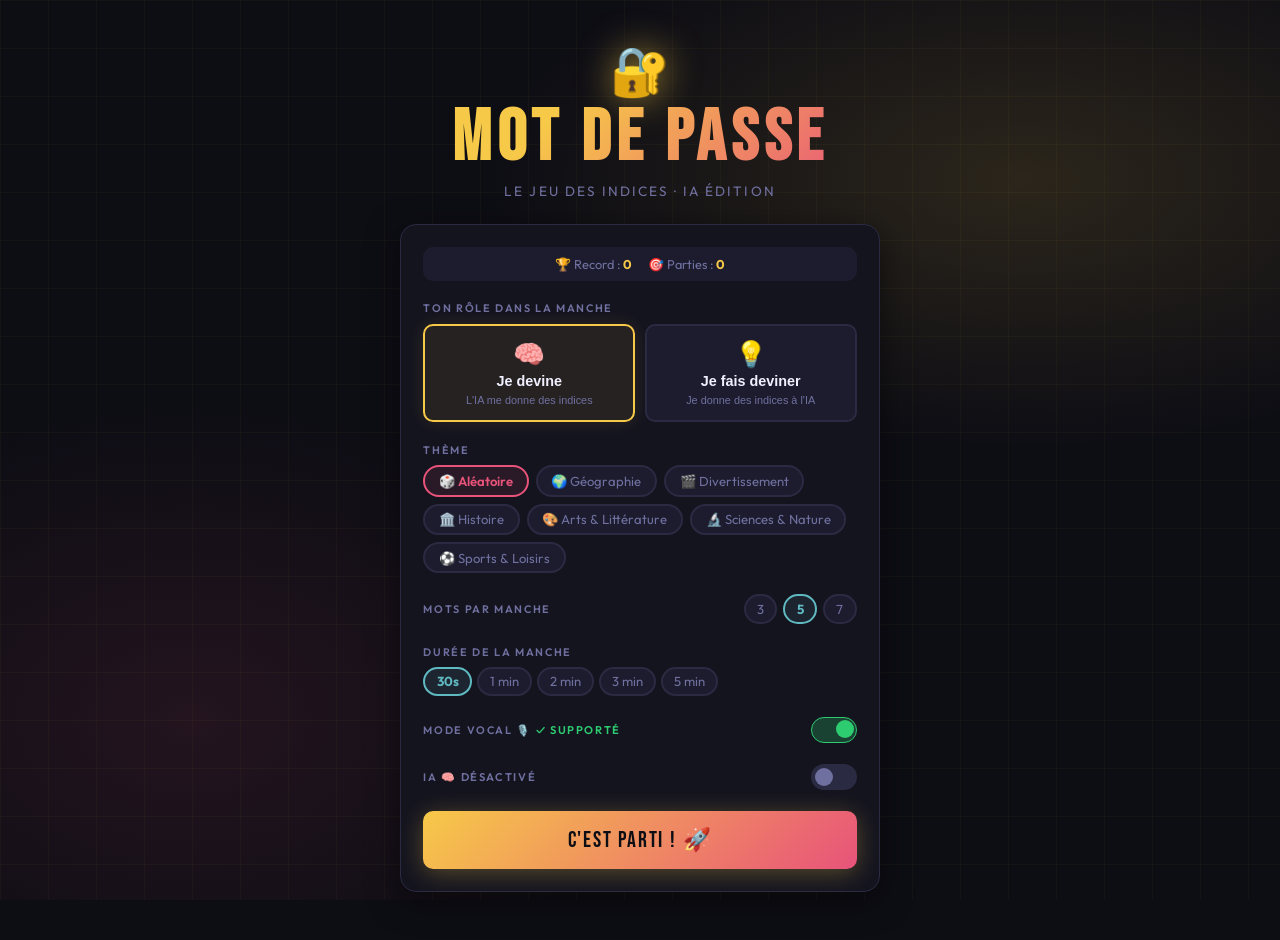
<file: index.html>
<!DOCTYPE html>
<html lang="fr">
<head>
  <meta charset="UTF-8" />
  <meta name="viewport" content="width=device-width, initial-scale=1.0" />
  <title>Mot de Passe — Défie l'IA !</title>
  
  <!-- PWA Meta Tags -->
  <meta name="description" content="Jeu d'association d'idées avec IA (Mistral). Le moteur d'indices heuristique reste 100% local et jouable hors-ligne ; l'IA nécessite une connexion internet." />
  <meta name="theme-color" content="#2563eb" />
  <meta name="apple-mobile-web-app-capable" content="yes" />
  <meta name="apple-mobile-web-app-status-bar-style" content="black-translucent" />
  <meta name="apple-mobile-web-app-title" content="Mot de Passe" />

  <!-- Manifest PWA -->
  <link rel="manifest" href="manifest.json" />

  <!-- Icons -->
  <link rel="icon" type="image/png" sizes="192x192" href="icon-192.png" />
  <link rel="icon" type="image/png" sizes="512x512" href="icon-512.png" />
  <link rel="apple-touch-icon" href="icon-192.png" />

  <link rel="stylesheet" href="style.css" />
  <link href="https://fonts.googleapis.com/css2?family=Bebas+Neue&family=Outfit:wght@300;400;500;600;700&display=swap" rel="stylesheet" />
</head>
<body>

<!-- ══════════════════════════════════ ÉCRAN ACCUEIL ══ -->
<div id="screen-home" class="screen active">
  <div class="home-bg"></div>
  <div class="home-content">

    <div class="logo-wrap">
      <div class="logo-badge">🔐</div>
      <h1 class="logo-title">MOT DE PASSE</h1>
      <p class="logo-sub">Le jeu des indices · IA édition</p>
    </div>

    <div class="setup-card">

      <!-- Scores persistants -->
      <div class="score-banner">
        <span>🏆 Record : <strong id="best-score">0</strong></span>
        <span>🎯 Parties : <strong id="total-games">0</strong></span>
      </div>

      <!-- Rôle -->
      <div class="setup-section">
        <label class="setup-label">Ton rôle dans la manche</label>
        <div class="role-toggle">
          <button class="role-btn active" data-role="guesser" id="btn-guesser">
            <span class="role-icon">🧠</span>
            <span class="role-name">Je devine</span>
            <span class="role-desc">L'IA me donne des indices</span>
          </button>
          <button class="role-btn" data-role="hinter" id="btn-hinter">
            <span class="role-icon">💡</span>
            <span class="role-name">Je fais deviner</span>
            <span class="role-desc">Je donne des indices à l'IA</span>
          </button>
        </div>
      </div>

      <!-- Thème -->
      <div class="setup-section">
        <label class="setup-label">Thème</label>
        <div class="theme-grid" id="theme-grid"></div>
      </div>

      <!-- Mots par manche -->
      <div class="setup-section setup-row">
        <label class="setup-label">Mots par manche</label>
        <div class="timer-options">
          <button class="timer-btn" data-words="3">3</button>
          <button class="timer-btn active" data-words="5">5</button>
          <button class="timer-btn" data-words="7">7</button>
        </div>
      </div>

      <!-- Durée de la manche -->
      <div class="setup-section setup-row">
        <label class="setup-label">Durée de la manche</label>
        <div class="timer-options" style="flex-wrap:wrap;gap:.3rem;">
          <button class="timer-btn active" data-duration="30">30s</button>
          <button class="timer-btn" data-duration="60">1 min</button>
          <button class="timer-btn" data-duration="120">2 min</button>
          <button class="timer-btn" data-duration="180">3 min</button>
          <button class="timer-btn" data-duration="300">5 min</button>
        </div>
      </div>

      <!-- Mode vocal -->
      <div class="setup-section setup-row">
        <label class="setup-label">Mode vocal 🎙️ <span class="voice-badge" id="voice-support-badge"></span></label>
        <label class="toggle-switch">
          <input type="checkbox" id="voice-toggle" />
          <span class="toggle-slider"></span>
        </label>
      </div>

      <!-- IA Mistral (optionnelle, via proxy — nécessite internet) -->
      <div class="setup-section setup-row">
        <label class="setup-label">IA 🧠 <span class="ai-badge" id="ai-status">Désactivé</span></label>
        <label class="toggle-switch">
          <input type="checkbox" id="ai-toggle" />
          <span class="toggle-slider"></span>
        </label>
      </div>

      <button class="btn-start" id="btn-start">C'est parti ! 🚀</button>
    </div>
  </div>
</div>

<!-- ══════════════════════════════════ ÉCRAN JEU ══ -->
<div id="screen-game" class="screen">

  <!-- Header -->
  <header class="game-header">
    <button class="btn-icon" id="btn-home" title="Accueil">🏠</button>
    <div class="header-center">
      <div class="header-theme" id="header-theme"></div>
      <div class="header-score">
        <span id="manche-label">Manche 1</span> ·
        Score : <strong id="live-score">0</strong>
        <span class="streak" id="streak-badge"></span>
      </div>
    </div>
    <button class="btn-icon" id="btn-swap" title="Inverser les rôles">🔄</button>
  </header>

  <!-- Barre de progression des mots -->
  <div class="word-progress" id="word-progress">
    <!-- pastilles générées par JS -->
  </div>

  <!-- Chrono MANCHE (30s fixe) -->
  <div class="timer-bar-wrap" id="timer-bar-wrap">
    <div class="timer-bar" id="timer-bar"></div>
    <span class="timer-text" id="timer-text">30</span>
  </div>

  <!-- Zone principale -->
  <main class="game-main">

    <!-- Mot secret courant -->
    <div class="secret-card" id="secret-card">
      <div class="secret-meta" id="secret-meta"></div>
      <div class="secret-word" id="secret-word">???</div>
      <div class="secret-hint" id="secret-role-hint"></div>
    </div>

    <!-- File d'attente : mots restants / passés -->
    <div class="queue-bar" id="queue-bar"></div>

    <!-- Historique indices du MOT COURANT -->
    <div class="history-wrap">
      <div class="history" id="history"></div>
    </div>

    <!-- ─── MODE GUESSER : l'IA donne l'indice, je devine ─── -->
    <div class="input-zone" id="zone-guesser">
      <div class="ia-bubble" id="ia-clue-display">
        <span class="ia-avatar">🤖</span>
        <span id="ia-clue-text">En attente d'indice…</span>
      </div>
      <div class="input-row">
        <!-- type="search" et pas "text" : Chrome Android affiche sa barre
             d'autofill (clé / carte / épingle) au-dessus du clavier pour les
             champs texte ordinaires, en ignorant autocomplete="off". Les
             champs de recherche n'étant pas candidats au remplissage, la
             barre ne s'affiche pas. Le style natif (croix de effacement,
             apparence) est neutralisé dans style.css. -->
        <input type="search" id="input-guess" class="game-input" placeholder="Ta réponse…" autocomplete="off" autocorrect="off" autocapitalize="off" spellcheck="false" enterkeyhint="send" />
        <button class="btn-submit" id="btn-guess" title="Valider">✓</button>
        <button class="btn-mic" id="btn-mic-guess" title="Parler" style="display:none">🎙️</button>
      </div>
      <div class="action-row">
        <button class="btn-secondary" id="btn-next-clue">Indice suivant 🔮</button>
        <button class="btn-pass" id="btn-pass-guesser">Passer ⏭</button>
      </div>
    </div>

    <!-- ─── MODE HINTER : je donne l'indice, l'IA devine ─── -->
    <div class="input-zone hidden" id="zone-hinter">
      <p class="zone-instruction">Donne un <strong>seul mot-indice</strong> à l'IA !</p>
      <div class="ia-guess-panel" id="ia-guess-panel">
        <div class="ia-guess-label">🤖 L'IA propose :</div>
        <div class="ia-guess-word" id="ia-guess-word">—</div>
        <div class="ia-guess-temp" id="ia-guess-temp"></div>
      </div>
      <div class="input-row">
        <input type="search" id="input-hint" class="game-input" placeholder="Ton indice (1 mot)…" autocomplete="off" autocorrect="off" autocapitalize="off" spellcheck="false" enterkeyhint="send" />
        <button class="btn-submit" id="btn-hint" title="Envoyer">→</button>
        <button class="btn-mic" id="btn-mic-hint" title="Parler" style="display:none">🎙️</button>
      </div>
      <div class="action-row">
        <button class="btn-pass" id="btn-pass-hinter">Passer ⏭</button>
      </div>
    </div>

  </main>
</div>

<!-- ══════════════════════════════════ ÉCRAN FIN DE MANCHE ══ -->
<div id="screen-result" class="screen">
  <div class="result-content">
    <div class="result-emoji" id="result-emoji">🎉</div>
    <h2 class="result-title" id="result-title">Manche terminée !</h2>
    <p class="result-subtitle" id="result-subtitle"></p>

    <!-- Récap mots -->
    <div class="result-words" id="result-words"></div>

    <div class="result-stats">
      <div class="stat-pill">Score total <strong id="res-score">0</strong></div>
      <div class="stat-pill">Trouvés <strong id="res-found">0</strong>/5</div>
      <div class="stat-pill">Série <strong id="res-streak">0</strong> 🔥</div>
    </div>
    <div class="result-actions">
      <button class="btn-primary" id="btn-next-manche">Manche suivante ▶</button>
      <button class="btn-ghost" id="btn-home-result">Menu 🏠</button>
    </div>
  </div>
</div>

<!-- Toast global -->
<div id="toast"></div>

<!-- Pas d'overlay vocal -->

<script src="script.js"></script>
<script src="script_llama.js"></script>

<!-- Service Worker pour PWA (mode offline) -->
<script>
if ('serviceWorker' in navigator) {
  window.addEventListener('load', () => {
    navigator.serviceWorker.register('sw.js')
      .then(reg => console.log('✅ Service Worker enregistré, scope:', reg.scope))
      .catch(err => console.log('❌ Service Worker échoué:', err));
  });
}
</script>
</body>
</html>
</file>
<file: style.css>
/* ═══════════════════════════════════════════════════════════════
   MOT DE PASSE v2 — Styles
   ═══════════════════════════════════════════════════════════════ */

:root {
  --bg:        #0d0d14;
  --bg2:       #14141f;
  --bg3:       #1c1c2e;
  --border:    #2a2a42;
  --text:      #f0f0ff;
  --muted:     #7070a0;
  --accent:    #f7c948;
  --accent2:   #e8537a;
  --hot:       #ff6b35;
  --warm:      #f7c948;
  --tepid:     #60b8c0;
  --cold:      #4a8fd4;
  --frozen:    #9b59b6;
  --success:   #2ecc71;
  --pass:      #e8537a;
  --radius:    16px;
  --radius-sm: 10px;
  --shadow:    0 8px 32px rgba(0,0,0,.5);
  --font-title:'Bebas Neue', sans-serif;
  --font-body: 'Outfit', sans-serif;
  --t: .2s cubic-bezier(.4,0,.2,1);
}

*, *::before, *::after { box-sizing: border-box; margin: 0; padding: 0; }
html { font-size: 16px; }
body {
  font-family: var(--font-body);
  background: var(--bg); color: var(--text);
  min-height: 100dvh; overflow-x: hidden;
  -webkit-font-smoothing: antialiased;
}

/* ── Screens ── */
/* --app-h est mis à jour en JS (script.js, syncViewportHeight) avec la
   hauteur RÉELLEMENT visible : contrairement à 100dvh, elle tient
   compte du clavier mobile. 100dvh reste le repli si JS n'a pas
   encore tourné. */
.screen { display: none; min-height: var(--app-h, 100dvh); flex-direction: column; }
.screen.active { display: flex; }

/* L'écran de jeu, lui, est borné à la hauteur visible : la zone
   centrale défile si besoin au lieu de pousser la saisie hors écran. */
#screen-game.screen { height: var(--app-h, 100dvh); min-height: 0; overflow: hidden; }

/* ══════════════════════════════════════ HOME ══ */
.home-bg {
  position: fixed; inset: 0; z-index: 0;
  background:
    radial-gradient(ellipse 70% 50% at 80% 20%, rgba(247,201,72,.13) 0%, transparent 60%),
    radial-gradient(ellipse 60% 60% at 15% 80%, rgba(232,83,122,.10) 0%, transparent 60%),
    var(--bg);
}
.home-bg::after {
  content:''; position:absolute; inset:0;
  background-image: linear-gradient(rgba(247,201,72,.035) 1px, transparent 1px),
                    linear-gradient(90deg, rgba(247,201,72,.035) 1px, transparent 1px);
  background-size: 48px 48px;
  animation: grid-drift 20s linear infinite;
}
@keyframes grid-drift { to { background-position: 48px 48px; } }

.home-content {
  position: relative; z-index: 1;
  max-width: 520px; width: 100%;
  margin: 0 auto; padding: 1.5rem 1.25rem 3rem;
  display: flex; flex-direction: column; gap: 1.5rem;
}

/* Logo */
.logo-wrap { text-align: center; padding-top: 1rem; }
.logo-badge {
  font-size: 3rem; display: inline-block;
  animation: float 3s ease-in-out infinite;
  filter: drop-shadow(0 0 18px rgba(247,201,72,.6));
}
@keyframes float {
  0%,100% { transform: translateY(0); }
  50%      { transform: translateY(-10px); }
}
.logo-title {
  font-family: var(--font-title);
  font-size: clamp(2.8rem, 10vw, 4.5rem);
  letter-spacing: .08em; line-height: 1;
  background: linear-gradient(135deg, var(--accent) 30%, var(--accent2));
  -webkit-background-clip: text; background-clip: text;
  -webkit-text-fill-color: transparent;
  margin-top: .2rem;
}
.logo-sub { color: var(--muted); font-size: .85rem; letter-spacing: .15em; text-transform: uppercase; margin-top: .4rem; }

/* Setup card */
.setup-card {
  background: var(--bg2); border: 1px solid var(--border);
  border-radius: var(--radius); padding: 1.4rem;
  display: flex; flex-direction: column; gap: 1.3rem;
  box-shadow: var(--shadow);
}
.score-banner {
  display: flex; gap: 1rem; justify-content: center; flex-wrap: wrap;
  font-size: .8rem; color: var(--muted);
  background: var(--bg3); border-radius: var(--radius-sm);
  padding: .55rem 1rem;
}
.score-banner strong { color: var(--accent); }

.setup-label {
  display: block; font-size: .68rem; letter-spacing: .15em;
  text-transform: uppercase; color: var(--muted); margin-bottom: .55rem; font-weight: 600;
}
.voice-badge { font-size: .7rem; color: var(--success); }
/* Neutre par défaut : ne devient vert que quand JS confirme l'IA active
   (voir script_llama.js) — évite d'afficher "Désactivé" en vert. */
.ai-badge { font-size: .7rem; color: var(--muted); }

/* Role toggle */
.role-toggle { display: flex; gap: .6rem; flex-wrap: wrap; }
.role-btn {
  flex: 1; min-width: 130px; background: var(--bg3);
  border: 2px solid var(--border); border-radius: var(--radius-sm);
  padding: .8rem .7rem; display: flex; flex-direction: column;
  align-items: center; gap: .25rem; cursor: pointer; color: var(--muted);
  transition: var(--t);
}
.role-btn .role-icon { font-size: 1.6rem; }
.role-btn .role-name { font-weight: 700; font-size: .9rem; color: var(--text); }
.role-btn .role-desc { font-size: .68rem; text-align: center; line-height: 1.3; }
.role-btn:hover { border-color: var(--accent); }
.role-btn.active { border-color: var(--accent); background: rgba(247,201,72,.08); box-shadow: 0 0 18px rgba(247,201,72,.12); }

/* Theme grid */
.theme-grid { display: flex; flex-wrap: wrap; gap: .45rem; }
.theme-btn {
  background: var(--bg3); border: 2px solid var(--border);
  border-radius: 50px; padding: .35rem .85rem;
  font-size: .82rem; font-family: var(--font-body);
  color: var(--muted); cursor: pointer; transition: var(--t);
}
.theme-btn:hover { border-color: var(--accent2); color: var(--text); }
.theme-btn.active { border-color: var(--accent2); background: rgba(232,83,122,.1); color: var(--accent2); font-weight: 600; }
.theme-btn[data-theme="🎲 Aléatoire"].active {
  border-color: var(--accent2);
  background: rgba(232,83,122,.1);
  color: var(--accent2);
  font-weight: 600;
}

/* Setup row */
.setup-row { display: flex; align-items: center; justify-content: space-between; flex-wrap: wrap; gap: .5rem; }
.setup-row .setup-label { margin-bottom: 0; }

/* Timer / word count options */
.timer-options { display: flex; gap: .4rem; }
.timer-btn {
  background: var(--bg3); border: 2px solid var(--border);
  border-radius: 50px; padding: .3rem .7rem;
  font-size: .82rem; font-family: var(--font-body);
  color: var(--muted); cursor: pointer; transition: var(--t);
}
.timer-btn:hover { border-color: var(--tepid); color: var(--text); }
.timer-btn.active { border-color: var(--tepid); background: rgba(96,184,192,.1); color: var(--tepid); font-weight: 700; }

/* Toggle switch */
.toggle-switch { position: relative; display: inline-block; width: 46px; height: 26px; }
.toggle-switch input { opacity: 0; width: 0; height: 0; }
.toggle-slider {
  position: absolute; inset: 0; background: var(--border);
  border-radius: 26px; cursor: pointer; transition: var(--t);
}
.toggle-slider::before {
  content: ''; position: absolute; height: 18px; width: 18px;
  left: 4px; bottom: 4px; background: var(--muted);
  border-radius: 50%; transition: var(--t);
}
.toggle-switch input:checked + .toggle-slider { background: rgba(46,204,113,.25); border: 1px solid var(--success); }
.toggle-switch input:checked + .toggle-slider::before { transform: translateX(20px); background: var(--success); }

/* Start button */
.btn-start {
  width: 100%; background: linear-gradient(135deg, var(--accent), var(--accent2));
  border: none; border-radius: var(--radius-sm);
  padding: .95rem 2rem; font-family: var(--font-title);
  font-size: 1.4rem; letter-spacing: .08em; color: #0d0d14; cursor: pointer;
  transition: var(--t); box-shadow: 0 4px 24px rgba(247,201,72,.3);
}
.btn-start:hover { transform: translateY(-2px); box-shadow: 0 8px 32px rgba(247,201,72,.45); }

/* ══════════════════════════════════════ GAME ══ */
#screen-game { background: var(--bg); }

.game-header {
  display: flex; align-items: center; justify-content: space-between;
  padding: .65rem 1rem; background: var(--bg2);
  border-bottom: 1px solid var(--border);
  position: sticky; top: 0; z-index: 10;
}
.header-center { text-align: center; flex: 1; }
.header-theme { font-size: .7rem; text-transform: uppercase; letter-spacing: .12em; color: var(--muted); }
.header-score { font-size: .9rem; font-weight: 600; color: var(--text); margin-top: .05rem; }
.header-score strong { color: var(--accent); }
.streak { display: inline-block; margin-left: .3rem; font-size: .82rem; }

.btn-icon {
  background: var(--bg3); border: 1px solid var(--border);
  border-radius: var(--radius-sm); width: 36px; height: 36px;
  cursor: pointer; font-size: 1rem; display: flex; align-items: center; justify-content: center;
  transition: var(--t);
}
.btn-icon:hover { border-color: var(--accent); background: rgba(247,201,72,.08); }

/* Word progress dots */
.word-progress {
  display: flex; justify-content: center; gap: .5rem;
  padding: .6rem 1rem; background: var(--bg2);
  border-bottom: 1px solid var(--border);
}
.word-dot {
  width: 28px; height: 28px; border-radius: 50%;
  border: 2px solid var(--border); background: var(--bg3);
  display: flex; align-items: center; justify-content: center;
  font-size: .65rem; font-weight: 700; color: var(--muted);
  transition: var(--t);
}
.word-dot.active   { border-color: var(--accent); color: var(--accent); background: rgba(247,201,72,.12); box-shadow: 0 0 10px rgba(247,201,72,.25); }
.word-dot.found    { border-color: var(--success); background: rgba(46,204,113,.15); color: var(--success); }
.word-dot.passed   { border-color: var(--pass); background: rgba(232,83,122,.1); color: var(--pass); }
.word-dot.skipped  { border-color: var(--muted); background: transparent; color: var(--muted); opacity: .4; }

/* Timer bar */
.timer-bar-wrap {
  position: relative; height: 8px; background: var(--border);
  display: flex; align-items: center;
}
.timer-bar {
  height: 100%; background: var(--accent);
  transition: width 1s linear, background .5s;
  width: 100%;
}
.timer-bar.warning { background: var(--hot); animation: pulse-bar .6s ease-in-out infinite alternate; }
@keyframes pulse-bar { to { opacity: .6; } }
.timer-text {
  position: absolute; right: 8px; top: -20px;
  font-size: .75rem; font-weight: 700; color: var(--accent);
}
.timer-text.warning { color: var(--hot); }

/* Game main */
.game-main {
  flex: 1; min-height: 0; overflow-y: auto;
  max-width: 540px; width: 100%;
  margin: 0 auto; padding: .7rem 1rem .8rem;
  display: flex; flex-direction: column; gap: .5rem;
}

/* Secret card */
.secret-card {
  background: var(--bg2); border: 1px solid var(--border);
  border-radius: var(--radius); padding: .5rem .9rem;
  text-align: center; position: relative; overflow: hidden;
}
.secret-card::before {
  content:''; position:absolute; inset:0;
  background: radial-gradient(circle at 50% 0%, rgba(247,201,72,.08), transparent 70%);
  pointer-events: none;
}
.secret-meta { font-size: .6rem; text-transform: uppercase; letter-spacing: .12em; color: var(--muted); margin-bottom: .1rem; }
.secret-word {
  font-family: var(--font-title);
  font-size: clamp(1.6rem, 5.5vw, 2.4rem); letter-spacing: .06em;
  color: var(--accent); transition: filter .4s; line-height: 1.1;
}
.secret-word.blurred { filter: blur(12px); user-select: none; }
.secret-hint { font-size: .7rem; color: var(--muted); margin-top: .1rem; }

/* Queue bar (mots passés en attente) */
.queue-bar {
  display: flex; gap: .4rem; flex-wrap: wrap;
}
/* Vide (aucun mot passé), elle ne doit pas réserver d'espace : c'est
   elle qui creusait le gros trou entre le mot secret et les indices. */
.queue-bar:empty { display: none; }
.queue-chip {
  background: rgba(232,83,122,.1);
  border: 1px solid rgba(232,83,122,.3);
  border-radius: 50px; padding: .2rem .7rem;
  font-size: .72rem; font-weight: 600; color: var(--accent2);
  display: flex; align-items: center; gap: .3rem;
  animation: slide-in .2s ease;
  cursor: pointer;
}
.queue-chip:hover { background: rgba(232,83,122,.2); }

/* History */
/* L'historique absorbe toute la hauteur restante (flex:1) au lieu de
   plafonner à 180px : sinon, sur un grand écran, tout le contenu se
   tassait en haut et il restait un vide de plus de 400px SOUS les
   boutons. Maintenant la zone de saisie se cale en bas de l'écran et
   la liste d'indices occupe l'espace entre les deux (elle défile
   quand les indices s'accumulent). */
.history-wrap { flex: 1 1 auto; min-height: 0; overflow-y: auto; display: flex; flex-direction: column; gap: .35rem; scrollbar-width: thin; scrollbar-color: var(--border) transparent; }

/* ── Clavier mobile ouvert : on compacte tout pour que l'indice en
   cours, la saisie et les boutons restent visibles à l'écran. ── */
body.keyboard-open .word-progress { display: none; }
body.keyboard-open .secret-card { padding: .35rem .7rem .45rem; }
/* line-height généreux : la police titre (Bebas Neue) déborde de sa
   boîte quand l'interligne est trop serré, et la carte étant en
   overflow:hidden, le bas des lettres se faisait couper. */
body.keyboard-open .secret-word { font-size: 1.4rem; line-height: 1.35; }
body.keyboard-open .secret-hint { display: none; }
/* Le toast est ancré à 5rem du bas : clavier ouvert, il recouvrait le
   champ de saisie. On le repasse en haut de l'écran. */
body.keyboard-open #toast { bottom: auto; top: .6rem; }
/* Clavier ouvert, l'historique est déjà borné par flex:1 dans un
   conteneur à hauteur fixe : il se réduit tout seul, sans plafond. */
body.keyboard-open .ia-bubble { padding: .5rem .8rem; min-height: 0; }
body.keyboard-open .game-main { gap: .4rem; padding-top: .4rem; }
/* Les indices se calent EN BAS de la zone, juste au-dessus de la bulle
   de l'IA, et remontent au fur et à mesure qu'ils s'accumulent — comme
   une conversation. Sans ça, l'espace libre se retrouvait sous le
   dernier indice, ce qui faisait un grand trou au milieu de l'écran.
   margin-top:auto plutôt que justify-content:flex-end : ce dernier
   rend les premiers éléments inaccessibles quand la liste déborde. */
.history { margin-top: auto; display: flex; flex-direction: column; gap: .35rem; }

.history-wrap::-webkit-scrollbar { width: 3px; }
.history-wrap::-webkit-scrollbar-thumb { background: var(--border); border-radius: 4px; }

.history-item {
  display: flex; align-items: center; gap: .6rem;
  background: var(--bg2); border: 1px solid var(--border);
  border-radius: var(--radius-sm); padding: .5rem .8rem;
  font-size: .84rem; animation: slide-in .22s ease;
}
@keyframes slide-in {
  from { opacity:0; transform: translateX(-8px); }
  to   { opacity:1; transform: translateX(0); }
}
.clue-tag { font-weight: 700; min-width: 36px; font-size: .68rem; text-transform: uppercase; letter-spacing: .08em; color: var(--muted); }
.clue-word { flex: 1; font-weight: 600; }
.temp-badge { padding: .15rem .5rem; border-radius: 50px; font-size: .68rem; font-weight: 700; letter-spacing: .06em; white-space: nowrap; }
.temp-BRULANT { background:rgba(255,107,53,.15); color:var(--hot);    border:1px solid rgba(255,107,53,.3); }
.temp-CHAUD   { background:rgba(247,201,72,.12); color:var(--warm);   border:1px solid rgba(247,201,72,.25); }
.temp-TIEDE   { background:rgba(96,184,192,.12); color:var(--tepid);  border:1px solid rgba(96,184,192,.25); }
.temp-FROID   { background:rgba(74,143,212,.12); color:var(--cold);   border:1px solid rgba(74,143,212,.25); }
.temp-GLACIAL { background:rgba(155,89,182,.12); color:var(--frozen); border:1px solid rgba(155,89,182,.25); }
.temp-GAGNE   { background:rgba(46,204,113,.15); color:var(--success);border:1px solid rgba(46,204,113,.3); }

/* Input zones */
.input-zone { display: flex; flex-direction: column; gap: .6rem; }
.input-zone.hidden { display: none; }

/* IA bubble (mode guesser) */
.ia-bubble {
  display: flex; align-items: flex-start; gap: .7rem;
  background: var(--bg3); border: 1px solid var(--border);
  border-radius: var(--radius-sm); padding: .8rem 1rem;
  font-size: .92rem; min-height: 52px;
}
.ia-avatar { font-size: 1.3rem; flex-shrink: 0; }
#ia-clue-text { flex: 1; line-height: 1.5; }
.ia-clue-word { color: var(--accent); font-weight: 700; font-size: 1.3em; }

/* IA guess panel (mode hinter) */
.ia-guess-panel {
  background: var(--bg3); border: 1px solid var(--border);
  border-radius: var(--radius-sm); padding: .8rem 1rem;
  display: flex; flex-direction: column; align-items: center; gap: .25rem;
  text-align: center;
}
.ia-guess-label { font-size: .65rem; text-transform: uppercase; letter-spacing: .12em; color: var(--muted); }
.ia-guess-word {
  font-family: var(--font-title); font-size: 2rem; letter-spacing: .06em;
  color: var(--tepid); min-height: 2.4rem;
  transition: var(--t);
}
.ia-guess-word.found { color: var(--success); }
.ia-guess-temp { font-size: .78rem; font-weight: 600; color: var(--muted); min-height: 1rem; }

.zone-instruction { font-size: .82rem; color: var(--muted); text-align: center; }

.input-row { display: flex; gap: .4rem; }
/* Les champs sont en type="search" (voir index.html) uniquement pour
   échapper à la barre d'autofill de Chrome Android. Il faut donc
   neutraliser tout le style natif des champs de recherche pour qu'ils
   restent identiques à avant : pas de coins arrondis imposés, pas de
   croix d'effacement, pas de loupe. */
.game-input {
  flex: 1; background: var(--bg3); border: 2px solid var(--border);
  border-radius: var(--radius-sm); padding: .7rem .9rem;
  font-family: var(--font-body); font-size: .95rem; color: var(--text);
  outline: none; transition: var(--t);
  -webkit-appearance: none; appearance: none;
}
.game-input::-webkit-search-cancel-button,
.game-input::-webkit-search-decoration,
.game-input::-webkit-search-results-button { -webkit-appearance: none; display: none; }
.game-input:focus { border-color: var(--accent); }
.game-input::placeholder { color: var(--muted); }

.btn-submit {
  background: linear-gradient(135deg, var(--accent), var(--accent2));
  border: none; border-radius: var(--radius-sm);
  width: 46px; cursor: pointer; font-size: 1.15rem; font-weight: 700;
  color: #0d0d14; transition: var(--t); flex-shrink: 0;
}
.btn-submit:hover { transform: scale(1.06); }

/* Bouton micro */
.btn-mic {
  background: var(--bg3); border: 2px solid var(--border);
  border-radius: var(--radius-sm);
  width: 46px; height: 46px; cursor: pointer;
  font-size: 1.2rem; flex-shrink: 0;
  display: flex; align-items: center; justify-content: center;
  transition: var(--t);
}
.btn-mic:hover { border-color: var(--success); }
.btn-mic.mic-on {
  border-color: var(--hot);
  background: rgba(255,107,53,.15);
  animation: mic-pulse 0.8s ease-in-out infinite;
}
@keyframes mic-pulse { 0%,100%{opacity:1;transform:scale(1)} 50%{opacity:.6;transform:scale(0.93)} }
.hidden { display: none !important; }

.action-row { display: flex; gap: .5rem; justify-content: center; }
.btn-secondary {
  background: transparent; border: 1px solid var(--border);
  border-radius: var(--radius-sm); padding: .5rem .9rem;
  font-family: var(--font-body); font-size: .82rem; color: var(--muted);
  cursor: pointer; transition: var(--t);
}
.btn-secondary:hover { border-color: var(--accent2); color: var(--text); }

.btn-pass {
  background: rgba(232,83,122,.08); border: 1px solid rgba(232,83,122,.3);
  border-radius: var(--radius-sm); padding: .5rem .9rem;
  font-family: var(--font-body); font-size: .82rem; color: var(--accent2);
  cursor: pointer; transition: var(--t);
}
.btn-pass:hover { background: rgba(232,83,122,.15); }

/* ══════════════════════════════════════ RESULT ══ */
#screen-result {
  align-items: center; justify-content: center;
  background: var(--bg);
  background-image: radial-gradient(ellipse 60% 50% at 50% 0%, rgba(247,201,72,.1), transparent 60%);
}
.result-content {
  max-width: 460px; width: 100%; padding: 2rem 1.5rem;
  display: flex; flex-direction: column; align-items: center; gap: 1.1rem;
  text-align: center;
}
.result-emoji { font-size: 3.5rem; animation: pop .4s cubic-bezier(.4,0,.2,1); }
@keyframes pop { 0%{transform:scale(0);opacity:0} 80%{transform:scale(1.15)} 100%{transform:scale(1);opacity:1} }
.result-title {
  font-family: var(--font-title); font-size: 2.5rem; letter-spacing: .06em;
  background: linear-gradient(135deg, var(--accent), var(--accent2));
  -webkit-background-clip: text; background-clip: text; -webkit-text-fill-color: transparent;
}
.result-subtitle { color: var(--muted); font-size: .9rem; }

/* Result words recap */
.result-words { display: flex; flex-direction: column; gap: .4rem; width: 100%; }
.result-word-item {
  display: flex; align-items: center; justify-content: space-between;
  background: var(--bg2); border: 1px solid var(--border);
  border-radius: var(--radius-sm); padding: .55rem .9rem;
  font-size: .88rem;
}
.result-word-item.found { border-color: rgba(46,204,113,.3); background: rgba(46,204,113,.05); }
.result-word-item.passed { border-color: rgba(232,83,122,.25); background: rgba(232,83,122,.05); }
.result-word-item .rw-name { font-weight: 700; color: var(--text); }
.result-word-item .rw-status { font-size: .75rem; font-weight: 700; }
.found  .rw-status { color: var(--success); }
.passed .rw-status { color: var(--accent2); }

.result-stats { display: flex; gap: .6rem; flex-wrap: wrap; justify-content: center; }
.stat-pill { background: var(--bg2); border: 1px solid var(--border); border-radius: 50px; padding: .35rem .9rem; font-size: .8rem; color: var(--muted); }
.stat-pill strong { color: var(--text); margin-left: .3rem; }

.result-actions { display: flex; gap: .6rem; width: 100%; flex-wrap: wrap; }
.btn-primary {
  flex: 1; background: linear-gradient(135deg, var(--accent), var(--accent2));
  border: none; border-radius: var(--radius-sm); padding: .75rem;
  font-family: var(--font-title); font-size: 1.1rem; letter-spacing: .06em;
  color: #0d0d14; cursor: pointer; transition: var(--t);
}
.btn-primary:hover { opacity: .9; transform: translateY(-1px); }
.btn-ghost {
  flex: 1; background: transparent; border: 1px solid var(--border);
  border-radius: var(--radius-sm); padding: .75rem;
  font-family: var(--font-body); font-size: .9rem; color: var(--muted);
  cursor: pointer; transition: var(--t);
}
.btn-ghost:hover { border-color: var(--accent2); color: var(--text); }

/* Toast */
#toast {
  position: fixed; bottom: 5rem; left: 50%; transform: translateX(-50%) translateY(20px);
  background: var(--bg2); border: 1px solid var(--border); border-radius: 50px;
  padding: .55rem 1.3rem; font-size: .86rem; font-weight: 600; color: var(--text);
  opacity: 0; pointer-events: none; transition: opacity .25s, transform .25s;
  z-index: 999; white-space: nowrap; box-shadow: 0 4px 20px rgba(0,0,0,.4);
}
#toast.show { opacity: 1; transform: translateX(-50%) translateY(0); }

/* Voice overlay supprimé */

/* Manche end overlay (flash) */
.manche-flash {
  position: fixed; inset: 0; background: rgba(247,201,72,.08);
  pointer-events: none; animation: flash-out .5s ease forwards;
  z-index: 900;
}
@keyframes flash-out { to { opacity: 0; } }

/* Responsive */
@media (max-width: 400px) {
  .role-toggle { flex-direction: column; }
  .role-btn { flex-direction: row; gap: .5rem; align-items: center; }
  .role-btn .role-desc { display: none; }
}
</file>
